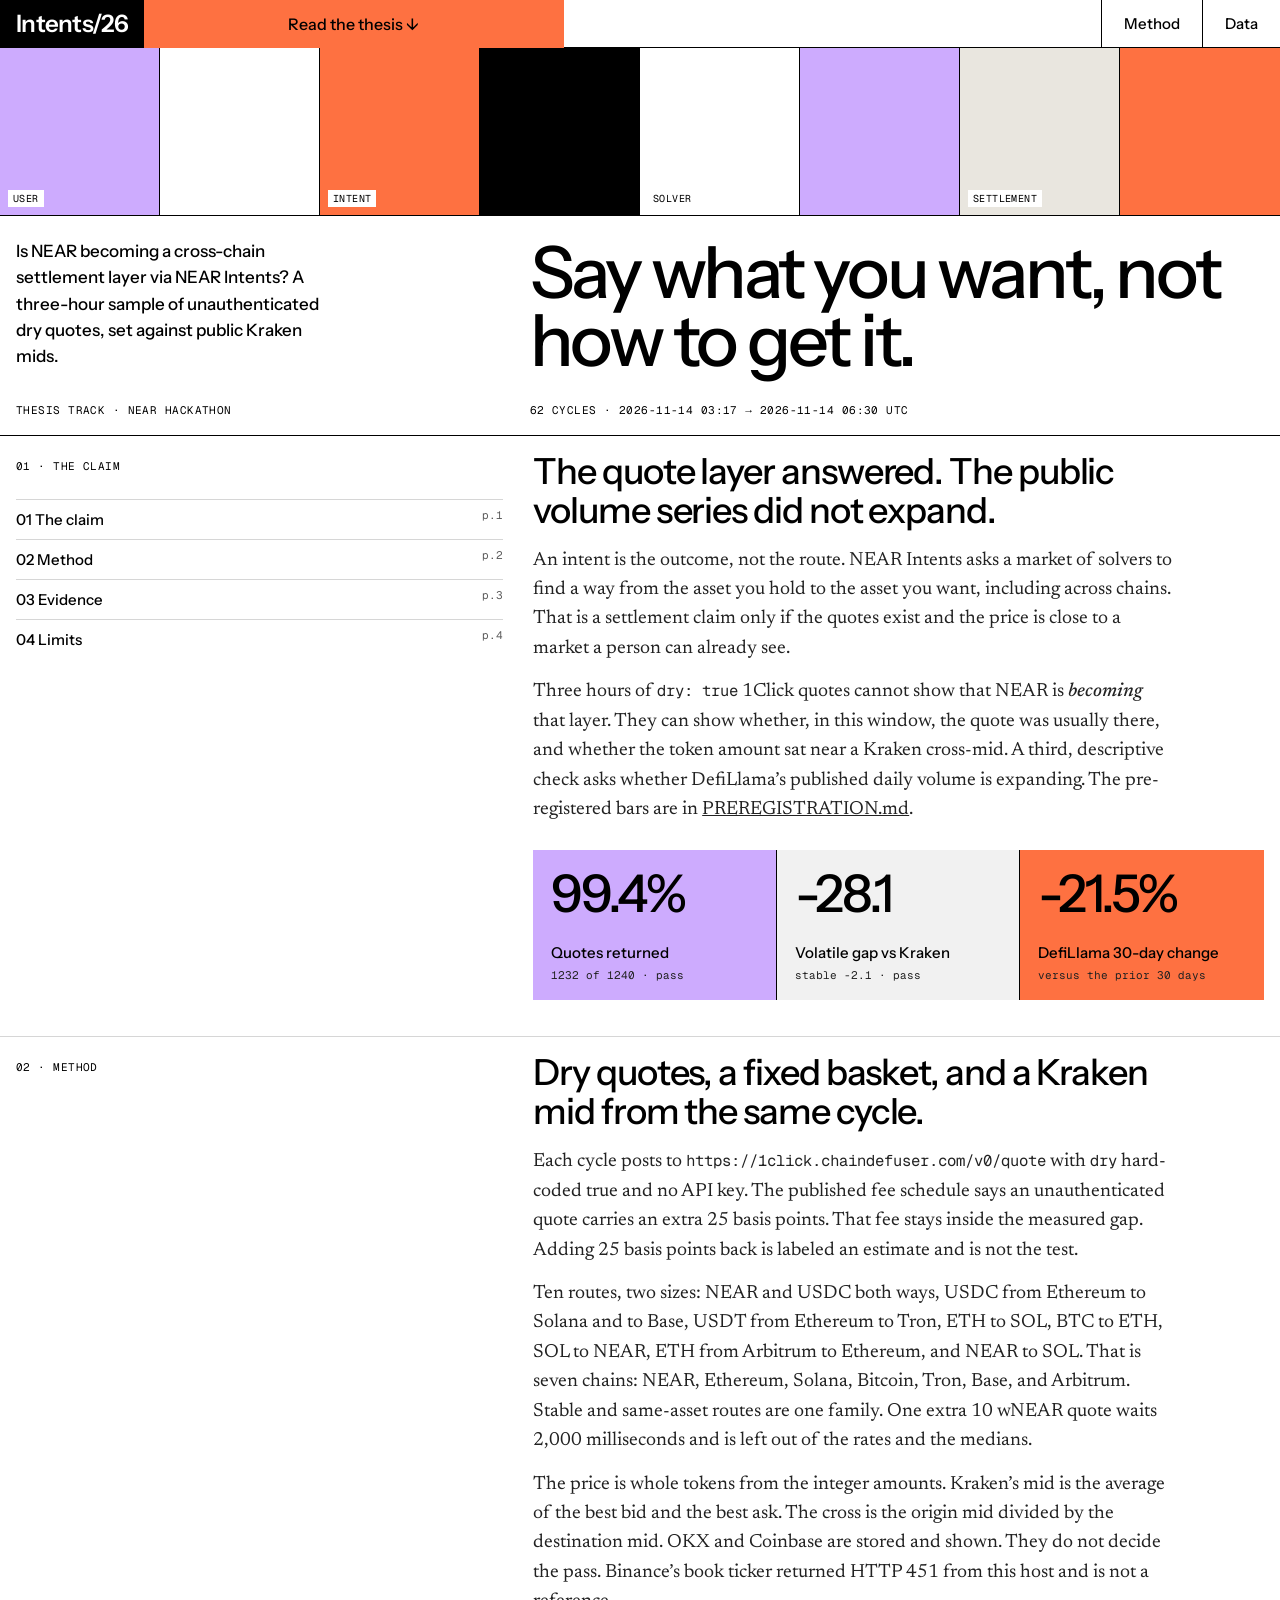
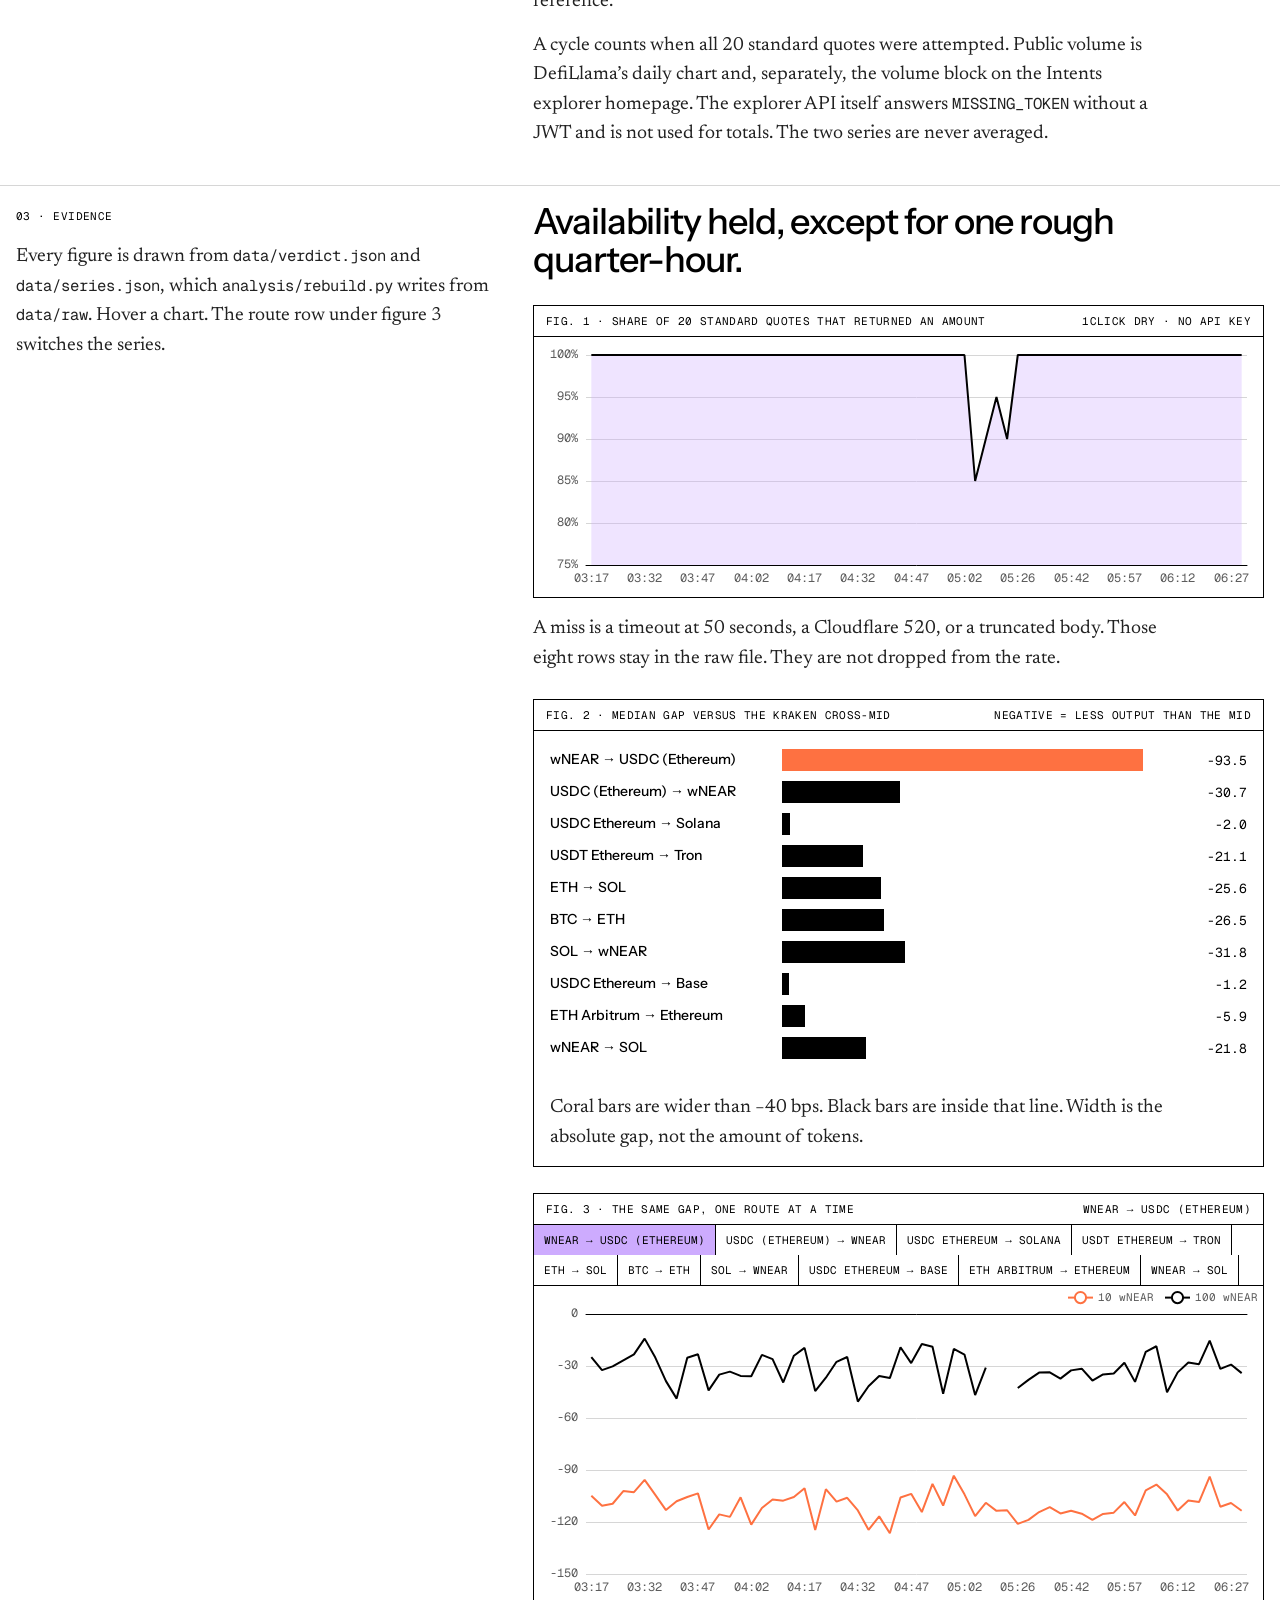
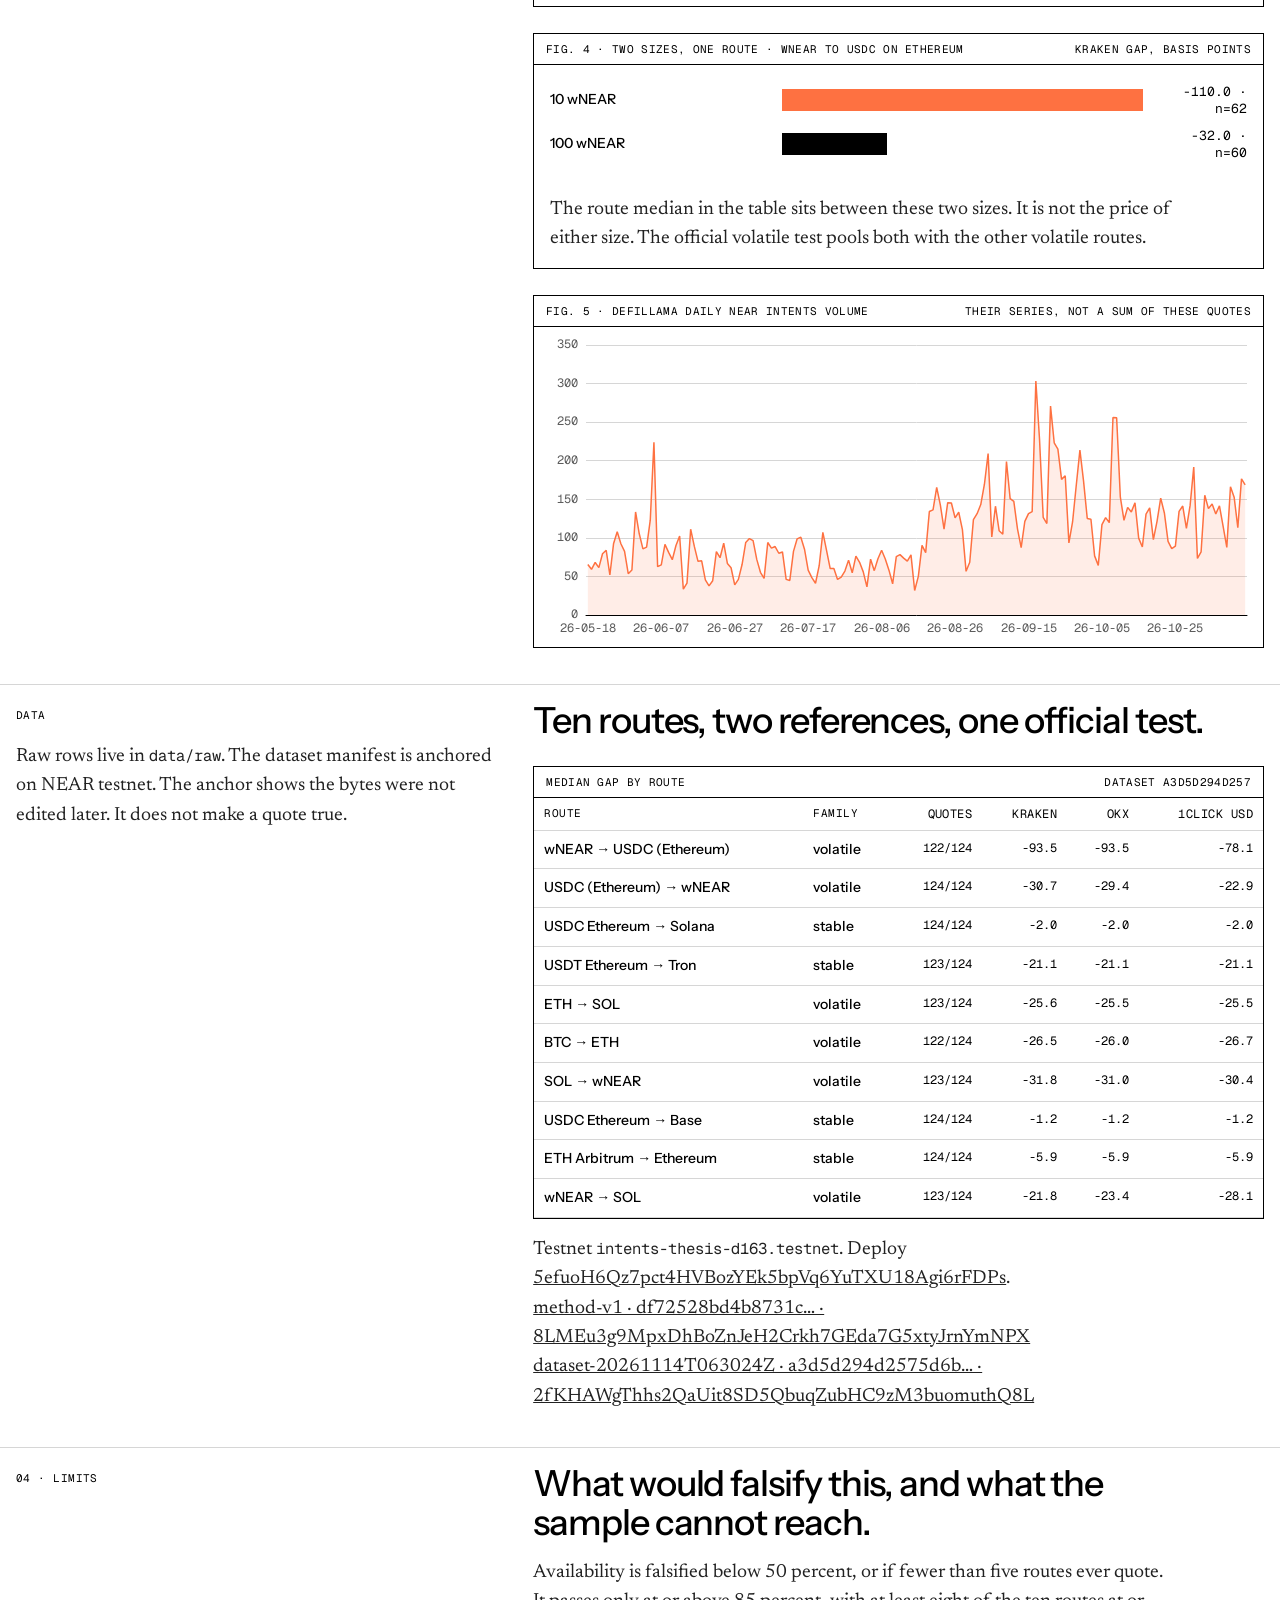
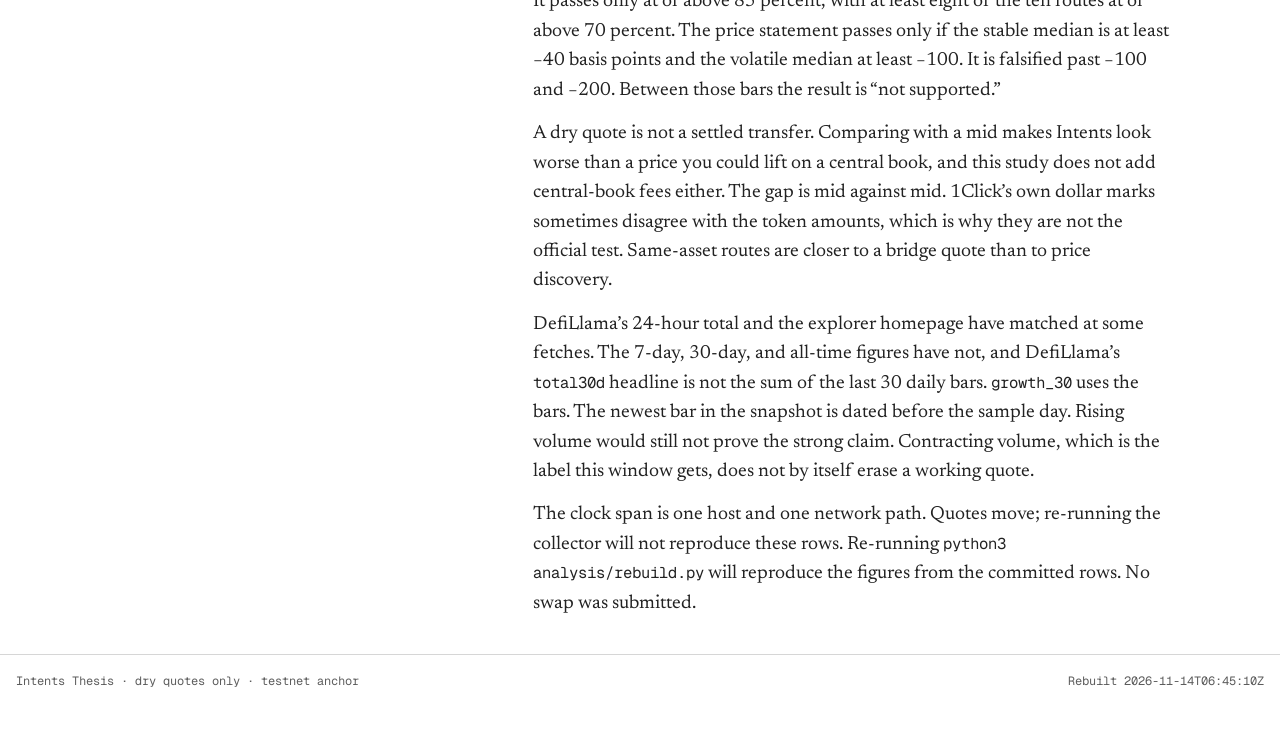
<file: site/index.html>
<!doctype html>
<html lang="en">
<head>
  <meta charset="utf-8">
  <meta name="viewport" content="width=device-width, initial-scale=1">
  <title>Intents Thesis — NEAR as a settlement layer</title>
  <link rel="icon" href="data:image/svg+xml,%3Csvg xmlns='http://www.w3.org/2000/svg' viewBox='0 0 32 32'%3E%3Crect width='32' height='32' fill='%23000'/%3E%3C/svg%3E">
  <link rel="stylesheet" href="styles.css">
</head>
<body>
  <header>
    <a class="lg" href="#top">Intents/26</a>
    <a class="rd" href="#claim">Read the thesis ↓</a>
    <span></span>
    <nav>
      <a href="#method">Method</a>
      <a href="#data">Data</a>
    </nav>
  </header>

  <div class="blocks" id="top" aria-hidden="true">
    <div style="background:#cdabfe"><span class="lab">USER</span></div>
    <div></div>
    <div style="background:#fe7141"><span class="lab">INTENT</span></div>
    <div style="background:#000"></div>
    <div><span class="lab">SOLVER</span></div>
    <div style="background:#cdabfe"></div>
    <div style="background:#e9e6df"><span class="lab">SETTLEMENT</span></div>
    <div style="background:#fe7141"></div>
  </div>

  <div class="titlerow">
    <p>Is NEAR becoming a cross-chain settlement layer via NEAR Intents? A three-hour sample of unauthenticated dry quotes, set against public Kraken mids.</p>
    <h1>Say what you want, not how to get it.</h1>
  </div>
  <div class="metarow">
    <span>Thesis track · NEAR Hackathon</span>
    <span id="window-meta">Sample window loads from the raw files.</span>
  </div>

  <section class="sec" id="claim">
    <div>
      <span class="lab">01 · The claim</span>
      <div class="toc">
        <a href="#claim">01 The claim <em>p.1</em></a>
        <a href="#method">02 Method <em>p.2</em></a>
        <a href="#evidence">03 Evidence <em>p.3</em></a>
        <a href="#limits">04 Limits <em>p.4</em></a>
      </div>
    </div>
    <div>
      <h2>The quote layer answered. The public volume series did not expand.</h2>
      <p>An intent is the outcome, not the route. NEAR Intents asks a market of solvers to find a way from the asset you hold to the asset you want, including across chains. That is a settlement claim only if the quotes exist and the price is close to a market a person can already see.</p>
      <p>Three hours of <code>dry: true</code> 1Click quotes cannot show that NEAR is <em>becoming</em> that layer. They can show whether, in this window, the quote was usually there, and whether the token amount sat near a Kraken cross-mid. A third, descriptive check asks whether DefiLlama’s published daily volume is expanding. The pre-registered bars are in <a href="PREREGISTRATION.md">PREREGISTRATION.md</a>.</p>
      <div class="nums" id="nums">
        <div class="stat" style="background:#cdabfe"><b id="n-success">—</b><span>Quotes returned<small id="n-success-note">standard dry quotes</small></span></div>
        <div class="stat" style="background:#f1f1f1"><b id="n-gap">—</b><span>Volatile gap vs Kraken<small id="n-gap-note">basis points, all-in</small></span></div>
        <div class="stat" style="background:#fe7141"><b id="n-vol">—</b><span>DefiLlama 30-day change<small>versus the prior 30 days</small></span></div>
      </div>
    </div>
  </section>

  <section class="sec" id="method">
    <div><span class="lab">02 · Method</span></div>
    <div>
      <h2>Dry quotes, a fixed basket, and a Kraken mid from the same cycle.</h2>
      <p>Each cycle posts to <code>https://1click.chaindefuser.com/v0/quote</code> with <code>dry</code> hard-coded true and no API key. The published fee schedule says an unauthenticated quote carries an extra 25 basis points. That fee stays inside the measured gap. Adding 25 basis points back is labeled an estimate and is not the test.</p>
      <p>Ten routes, two sizes: NEAR and USDC both ways, USDC from Ethereum to Solana and to Base, USDT from Ethereum to Tron, ETH to SOL, BTC to ETH, SOL to NEAR, ETH from Arbitrum to Ethereum, and NEAR to SOL. That is seven chains: NEAR, Ethereum, Solana, Bitcoin, Tron, Base, and Arbitrum. Stable and same-asset routes are one family. One extra 10 wNEAR quote waits 2,000 milliseconds and is left out of the rates and the medians.</p>
      <p>The price is whole tokens from the integer amounts. Kraken’s mid is the average of the best bid and the best ask. The cross is the origin mid divided by the destination mid. OKX and Coinbase are stored and shown. They do not decide the pass. Binance’s book ticker returned HTTP 451 from this host and is not a reference.</p>
      <p>A cycle counts when all 20 standard quotes were attempted. Public volume is DefiLlama’s daily chart and, separately, the volume block on the Intents explorer homepage. The explorer API itself answers <code>MISSING_TOKEN</code> without a JWT and is not used for totals. The two series are never averaged.</p>
    </div>
  </section>

  <section class="sec" id="evidence">
    <div>
      <span class="lab">03 · Evidence</span>
      <p class="prose">Every figure is drawn from <code>data/verdict.json</code> and <code>data/series.json</code>, which <code>analysis/rebuild.py</code> writes from <code>data/raw</code>. Hover a chart. The route row under figure 3 switches the series.</p>
    </div>
    <div>
      <h2>Availability held, except for one rough quarter-hour.</h2>
      <div class="fig">
        <div class="top"><span>Fig. 1 · Share of 20 standard quotes that returned an amount</span><span>1Click dry · no API key</span></div>
        <div id="c-avail" class="chart short"></div>
      </div>
      <p>A miss is a timeout at 50 seconds, a Cloudflare 520, or a truncated body. Those eight rows stay in the raw file. They are not dropped from the rate.</p>

      <div class="fig">
        <div class="top"><span>Fig. 2 · Median gap versus the Kraken cross-mid</span><span>negative = less output than the mid</span></div>
        <div class="bars" id="gap-bars"></div>
        <p class="note" id="gap-note"></p>
      </div>

      <div class="fig">
        <div class="top"><span>Fig. 3 · The same gap, one route at a time</span><span id="route-caption">pick a route</span></div>
        <div class="controls" id="route-controls"></div>
        <div id="c-route" class="chart"></div>
      </div>

      <div class="fig">
        <div class="top"><span>Fig. 4 · Two sizes, one route · wNEAR to USDC on Ethereum</span><span>Kraken gap, basis points</span></div>
        <div class="bars" id="size-bars"></div>
        <p class="note">The route median in the table sits between these two sizes. It is not the price of either size. The official volatile test pools both with the other volatile routes.</p>
      </div>

      <div class="fig">
        <div class="top"><span>Fig. 5 · DefiLlama daily NEAR Intents volume</span><span>their series, not a sum of these quotes</span></div>
        <div id="c-llama" class="chart"></div>
      </div>
    </div>
  </section>

  <section class="sec" id="data">
    <div>
      <span class="lab">Data</span>
      <p class="prose">Raw rows live in <code>data/raw</code>. The dataset manifest is anchored on NEAR testnet. The anchor shows the bytes were not edited later. It does not make a quote true.</p>
    </div>
    <div>
      <h2>Ten routes, two references, one official test.</h2>
      <div class="fig">
        <div class="top"><span>Median gap by route</span><span id="hash-line">hash loads with the verdict</span></div>
        <div class="scroll">
          <table id="routes">
            <thead>
              <tr>
                <th>Route</th><th>Family</th>
                <th class="n">Quotes</th><th class="n">Kraken</th>
                <th class="n">OKX</th><th class="n">1Click USD</th>
              </tr>
            </thead>
            <tbody></tbody>
          </table>
        </div>
      </div>
      <p id="anchor-copy"></p>
    </div>
  </section>

  <section class="sec" id="limits">
    <div><span class="lab">04 · Limits</span></div>
    <div>
      <h2>What would falsify this, and what the sample cannot reach.</h2>
      <p>Availability is falsified below 50 percent, or if fewer than five routes ever quote. It passes only at or above 85 percent, with at least eight of the ten routes at or above 70 percent. The price statement passes only if the stable median is at least −40 basis points and the volatile median at least −100. It is falsified past −100 and −200. Between those bars the result is “not supported.”</p>
      <p>A dry quote is not a settled transfer. Comparing with a mid makes Intents look worse than a price you could lift on a central book, and this study does not add central-book fees either. The gap is mid against mid. 1Click’s own dollar marks sometimes disagree with the token amounts, which is why they are not the official test. Same-asset routes are closer to a bridge quote than to price discovery.</p>
      <p>DefiLlama’s 24-hour total and the explorer homepage have matched at some fetches. The 7-day, 30-day, and all-time figures have not, and DefiLlama’s <code>total30d</code> headline is not the sum of the last 30 daily bars. <code>growth_30</code> uses the bars. The newest bar in the snapshot is dated before the sample day. Rising volume would still not prove the strong claim. Contracting volume, which is the label this window gets, does not by itself erase a working quote.</p>
      <p>The clock span is one host and one network path. Quotes move; re-running the collector will not reproduce these rows. Re-running <code>python3 analysis/rebuild.py</code> will reproduce the figures from the committed rows. No swap was submitted.</p>
    </div>
  </section>

  <footer class="colophon">
    <span>Intents Thesis · dry quotes only · testnet anchor</span>
    <span id="generated"></span>
  </footer>
  <script src="vendor/echarts.min.js"></script>
  <script src="app.js"></script>
</body>
</html>
</file>
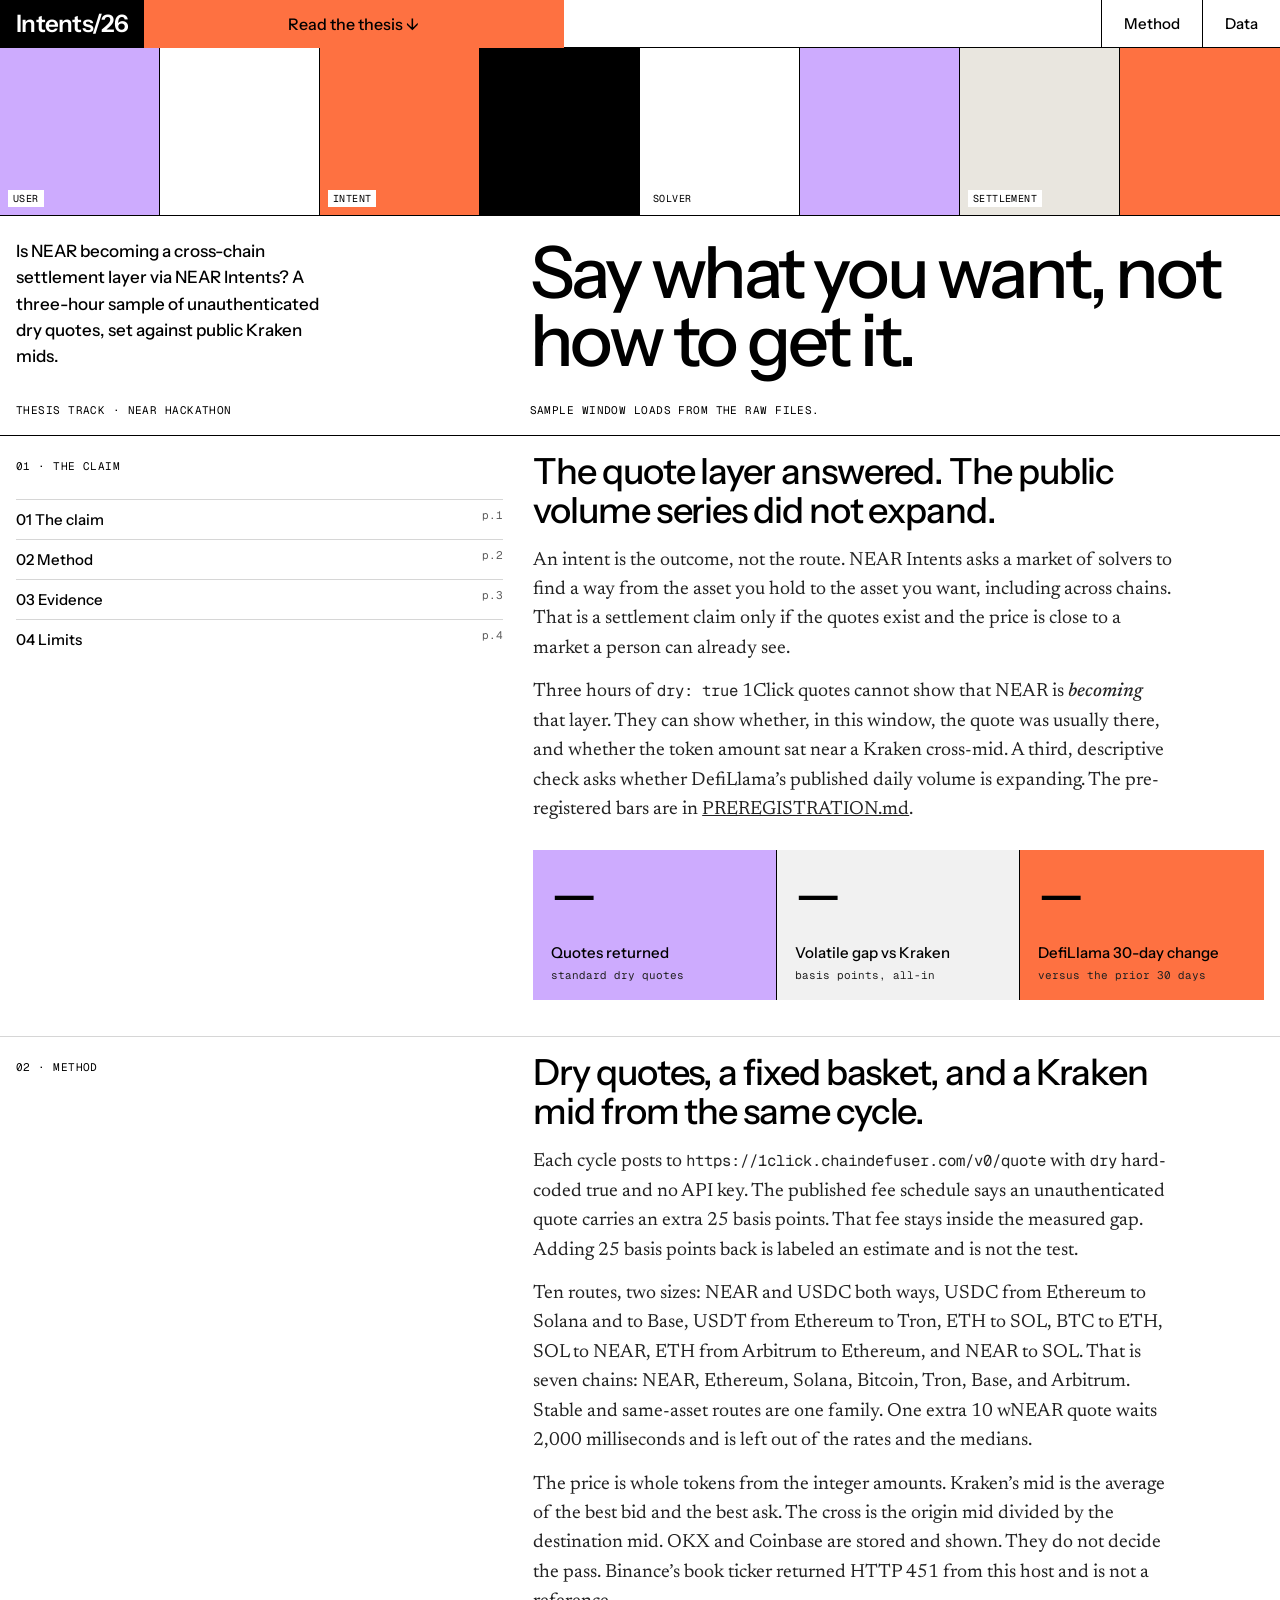
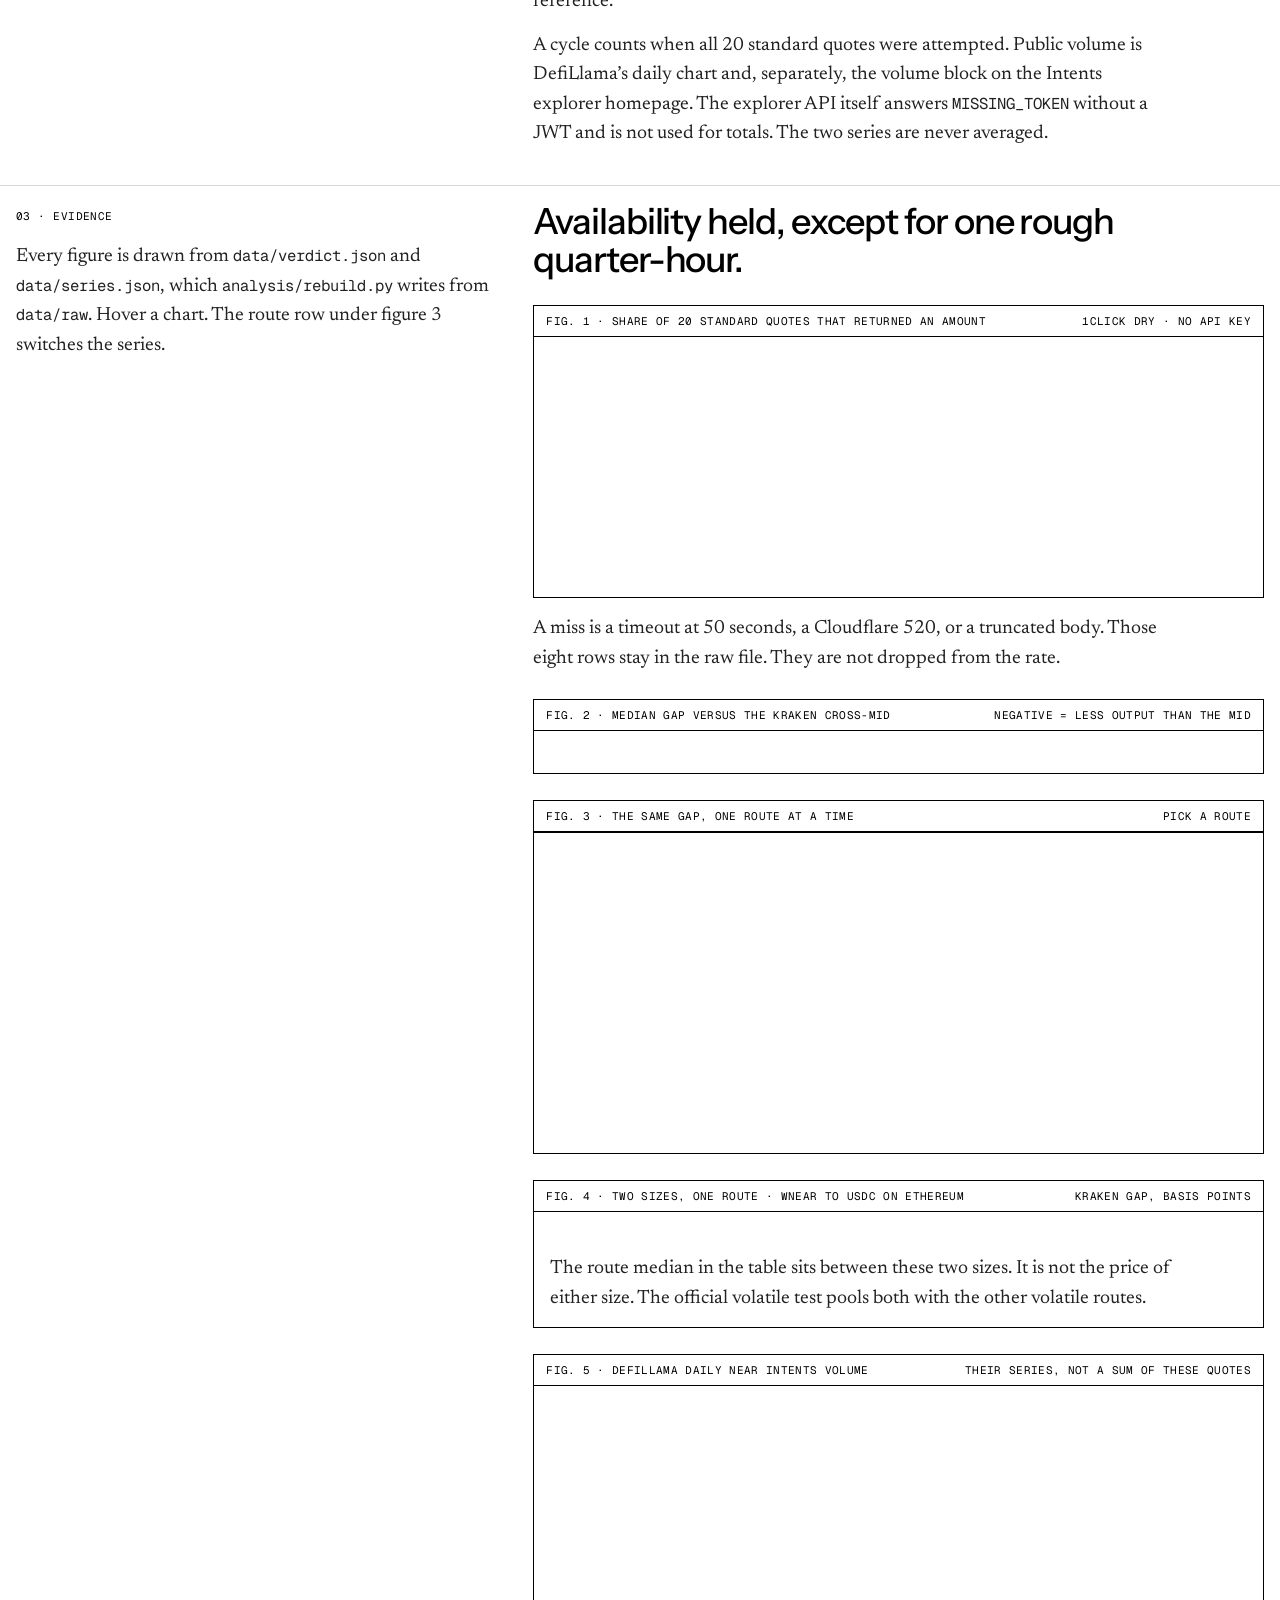
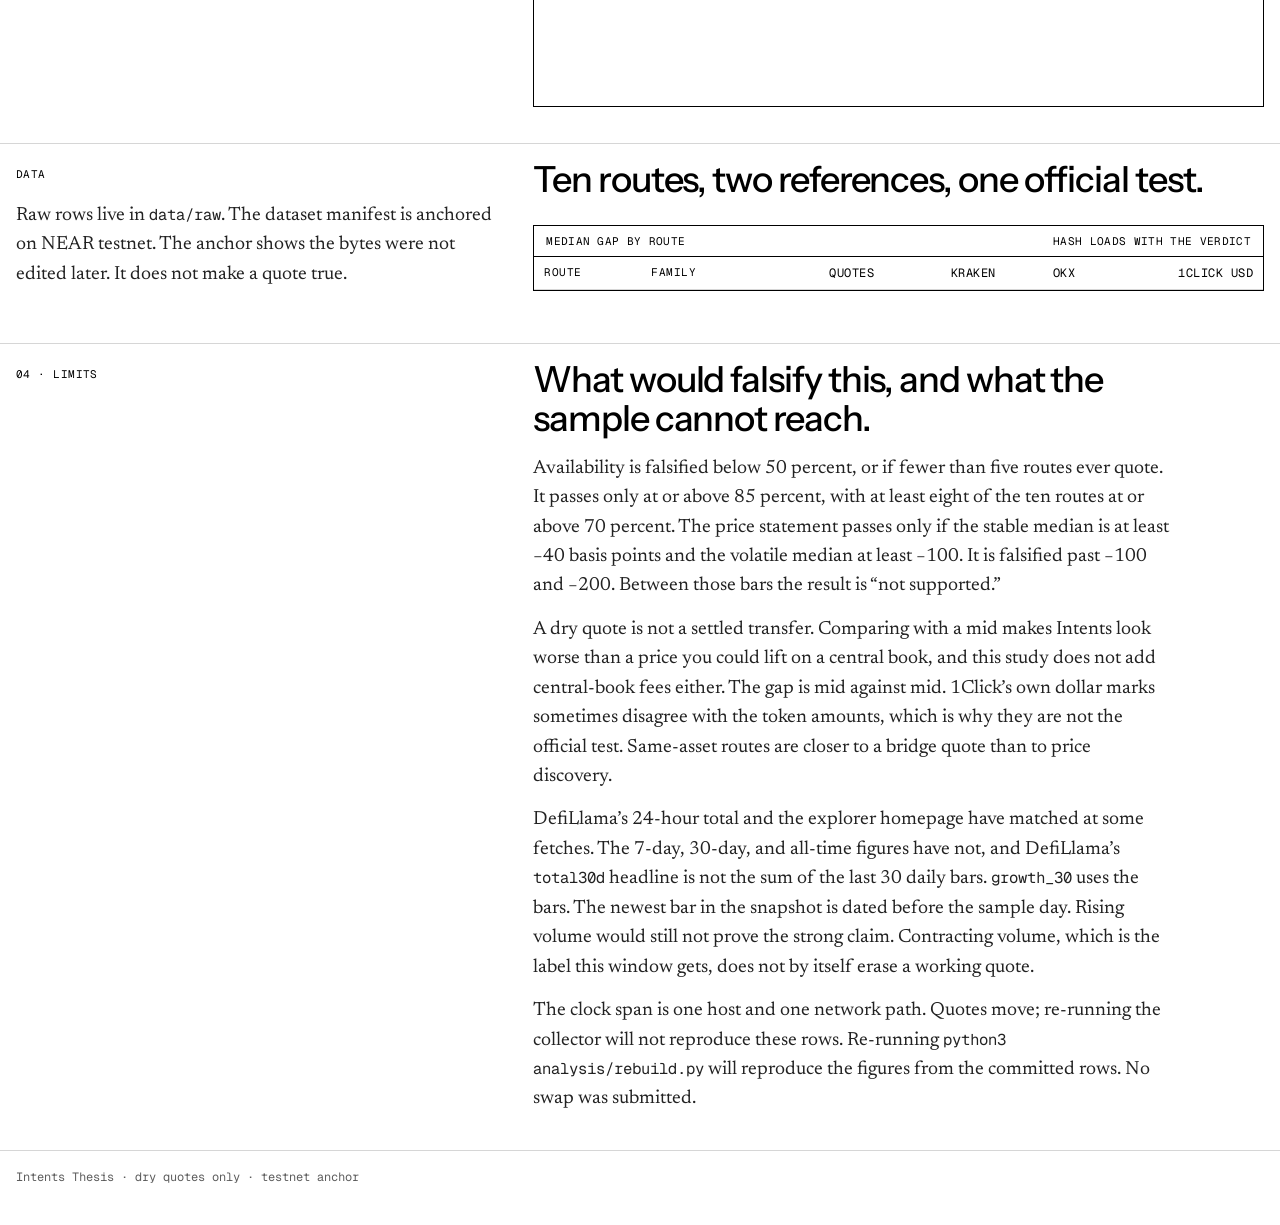
<file: site/thesis.html>
<!doctype html>
<html lang="en">
<head>
  <meta charset="utf-8">
  <meta http-equiv="refresh" content="0; url=index.html#claim">
  <title>Intents Thesis</title>
  <link rel="canonical" href="index.html#claim">
</head>
<body>
  <p><a href="index.html#claim">The thesis is on the report page.</a></p>
</body>
</html>
</file>
<file: site/styles.css>
@font-face { font-family: "Instrument Sans"; src: url("vendor/fonts/instrument-sans-500.woff2") format("woff2"); font-weight: 500; font-style: normal; font-display: swap; }
@font-face { font-family: "Instrument Sans"; src: url("vendor/fonts/instrument-sans-600.woff2") format("woff2"); font-weight: 600; font-style: normal; font-display: swap; }
@font-face { font-family: "Newsreader"; src: url("vendor/fonts/newsreader-400.woff2") format("woff2"); font-weight: 400; font-style: normal; font-display: swap; }
@font-face { font-family: "Newsreader"; src: url("vendor/fonts/newsreader-500-italic.woff2") format("woff2"); font-weight: 500; font-style: italic; font-display: swap; }
@font-face { font-family: "Geist Mono"; src: url("vendor/fonts/geist-mono-400.woff2") format("woff2"); font-weight: 400; font-style: normal; font-display: swap; }

:root {
  --ink: #000;
  --mu: #5c5c5c;
  --line: #d6d6d6;
  --coral: #fe7141;
  --lilac: #cdabfe;
  --clay: #e9e6df;
  --paper: #fff;
  --mono: "Geist Mono", ui-monospace, monospace;
  --sans: "Instrument Sans", "Avenir Next", sans-serif;
  --serif: "Newsreader", "Iowan Old Style", Georgia, serif;
}

* { box-sizing: border-box; margin: 0; padding: 0; }
html { scroll-behavior: smooth; }
body {
  background: var(--paper);
  color: var(--ink);
  font: 16px/1.55 "Hanken Grotesk", "Instrument Sans", sans-serif;
  -webkit-font-smoothing: antialiased;
}
a { color: inherit; }
button, select { font: inherit; color: inherit; background: #fff; }

header {
  display: grid;
  grid-template-columns: auto minmax(180px, 420px) 1fr auto auto;
  align-items: stretch;
  height: 48px;
  border-bottom: 1px solid var(--ink);
  position: sticky;
  top: 0;
  z-index: 4;
  background: #fff;
}
.lg {
  background: #000;
  color: #fff;
  font: 600 24px/48px var(--sans);
  padding: 0 16px;
  letter-spacing: -0.03em;
  text-decoration: none;
}
.rd {
  background: var(--coral);
  display: flex;
  align-items: center;
  justify-content: center;
  font-weight: 500;
  text-decoration: none;
}
header nav { display: contents; }
header nav a {
  display: flex;
  align-items: center;
  padding: 0 22px;
  font-size: 15px;
  text-decoration: none;
  border-left: 1px solid var(--ink);
}
header nav a:hover, .rd:hover { background: #000; color: #fff; }

.blocks { display: grid; grid-template-columns: repeat(8, 1fr); height: 168px; border-bottom: 1px solid var(--ink); }
.blocks div { border-right: 1px solid var(--ink); position: relative; }
.blocks div:last-child { border-right: 0; }
.blocks .lab {
  position: absolute;
  left: 8px;
  bottom: 8px;
  font: 10px var(--mono);
  background: #fff;
  padding: 2px 5px;
  letter-spacing: 0.04em;
}

.titlerow { display: grid; grid-template-columns: 1fr 1.5fr; padding: 22px 16px 0; gap: 24px; }
.titlerow p { font-size: 17px; max-width: 320px; }
h1 { font: 500 72px/0.95 var(--sans); letter-spacing: -0.045em; }

.metarow {
  display: grid;
  grid-template-columns: 1fr 1.5fr;
  padding: 28px 16px 18px;
  font: 11px var(--mono);
  text-transform: uppercase;
  letter-spacing: 0.04em;
  border-bottom: 1px solid var(--ink);
  gap: 24px;
}
.metarow a { text-decoration: none; }

.sec, #claim, #method, #evidence, #data, #limits { scroll-margin-top: 48px; }
code { font-family: var(--mono); font-size: 0.82em; }
.sec {
  display: grid;
  grid-template-columns: 1fr 1.5fr;
  padding: 16px 16px 36px;
  border-bottom: 1px solid var(--line);
  gap: 30px;
}
.sec .lab { font: 11px var(--mono); text-transform: uppercase; letter-spacing: 0.04em; }
.sec h2 { font: 500 36px/1.08 var(--sans); letter-spacing: -0.03em; max-width: 680px; }
.sec p, .prose {
  font: 400 19px/1.55 var(--serif);
  color: #222;
  margin-top: 16px;
  max-width: 640px;
}
.sec p + p { margin-top: 14px; }
.sec em { font-style: italic; }

.toc { display: flex; flex-direction: column; font-size: 15px; margin-top: 22px; }
.toc a {
  padding: 8px 0;
  border-top: 1px solid var(--line);
  display: flex;
  justify-content: space-between;
  text-decoration: none;
}
.toc a:hover { background: var(--lilac); }
.toc em { font: 11px var(--mono); font-style: normal; color: var(--mu); }

.nums { display: grid; grid-template-columns: repeat(3, 1fr); margin-top: 26px; }
.stat { padding: 18px; min-height: 150px; display: flex; flex-direction: column; border-right: 1px solid var(--ink); }
.stat:last-child { border-right: 0; }
.stat b { font: 500 52px/1 var(--sans); letter-spacing: -0.04em; }
.stat span { margin-top: auto; font-size: 15px; padding-top: 18px; }
.stat small { display: block; font: 11px var(--mono); color: #222; margin-top: 4px; }

.fig { border: 1px solid var(--ink); margin-top: 26px; background: #fff; }
.fig .top {
  display: flex;
  justify-content: space-between;
  gap: 12px;
  border-bottom: 1px solid var(--ink);
  padding: 8px 12px;
  font: 11px var(--mono);
  text-transform: uppercase;
  letter-spacing: 0.03em;
}
.chart { width: 100%; height: 320px; }
.chart.short { height: 260px; }
.bars { padding: 18px 16px 8px; }
.bar { display: grid; grid-template-columns: 220px 1fr 92px; gap: 12px; align-items: center; margin-bottom: 10px; font-size: 14px; }
.bar i { display: block; height: 22px; background: #000; }
.bar i.wide { background: var(--coral); }
.bar .v { font: 13px var(--mono); text-align: right; }
.note { font: 12px var(--mono); color: var(--mu); margin: 4px 16px 14px; }

.controls { display: flex; flex-wrap: wrap; gap: 0; border-bottom: 1px solid var(--ink); }
.controls button {
  border: 0;
  border-right: 1px solid var(--ink);
  padding: 8px 10px;
  font: 11px var(--mono);
  text-transform: uppercase;
  cursor: pointer;
  background: #fff;
}
.controls button[aria-pressed="true"] { background: var(--lilac); }
.controls button:hover { background: var(--coral); }

table { width: 100%; border-collapse: collapse; font-size: 14px; }
th, td { text-align: left; padding: 8px 10px; border-bottom: 1px solid var(--line); vertical-align: top; white-space: nowrap; }
th { font: 11px var(--mono); text-transform: uppercase; letter-spacing: 0.04em; font-weight: 400; }
#data .fig { grid-column: 1 / -1; }
td.n, th.n { text-align: right; font-family: var(--mono); font-size: 12px; }
tr:hover td { background: #fafafa; }
.scroll { overflow-x: auto; }

.stamp {
  display: inline-block;
  font: 11px var(--mono);
  text-transform: uppercase;
  letter-spacing: 0.06em;
  padding: 2px 6px;
  background: var(--lilac);
}
.stamp.contracting, .stamp.falsified { background: var(--coral); }
.stamp.not_supported, .stamp.flat { background: var(--clay); }

footer.colophon {
  padding: 18px 16px 40px;
  font: 12px var(--mono);
  color: var(--mu);
  display: flex;
  justify-content: space-between;
  gap: 16px;
}

@media (max-width: 900px) {
  header { grid-template-columns: auto 1fr auto auto; height: 48px; }
  .blocks { height: 88px; }
  h1 { font-size: 44px; }
  .titlerow, .metarow, .sec, .nums { grid-template-columns: 1fr; }
  .stat { border-right: 0; border-bottom: 1px solid var(--ink); min-height: 110px; }
  .bar { grid-template-columns: 1fr; gap: 4px; }
  .sec h2 { font-size: 28px; }
}
</file>
